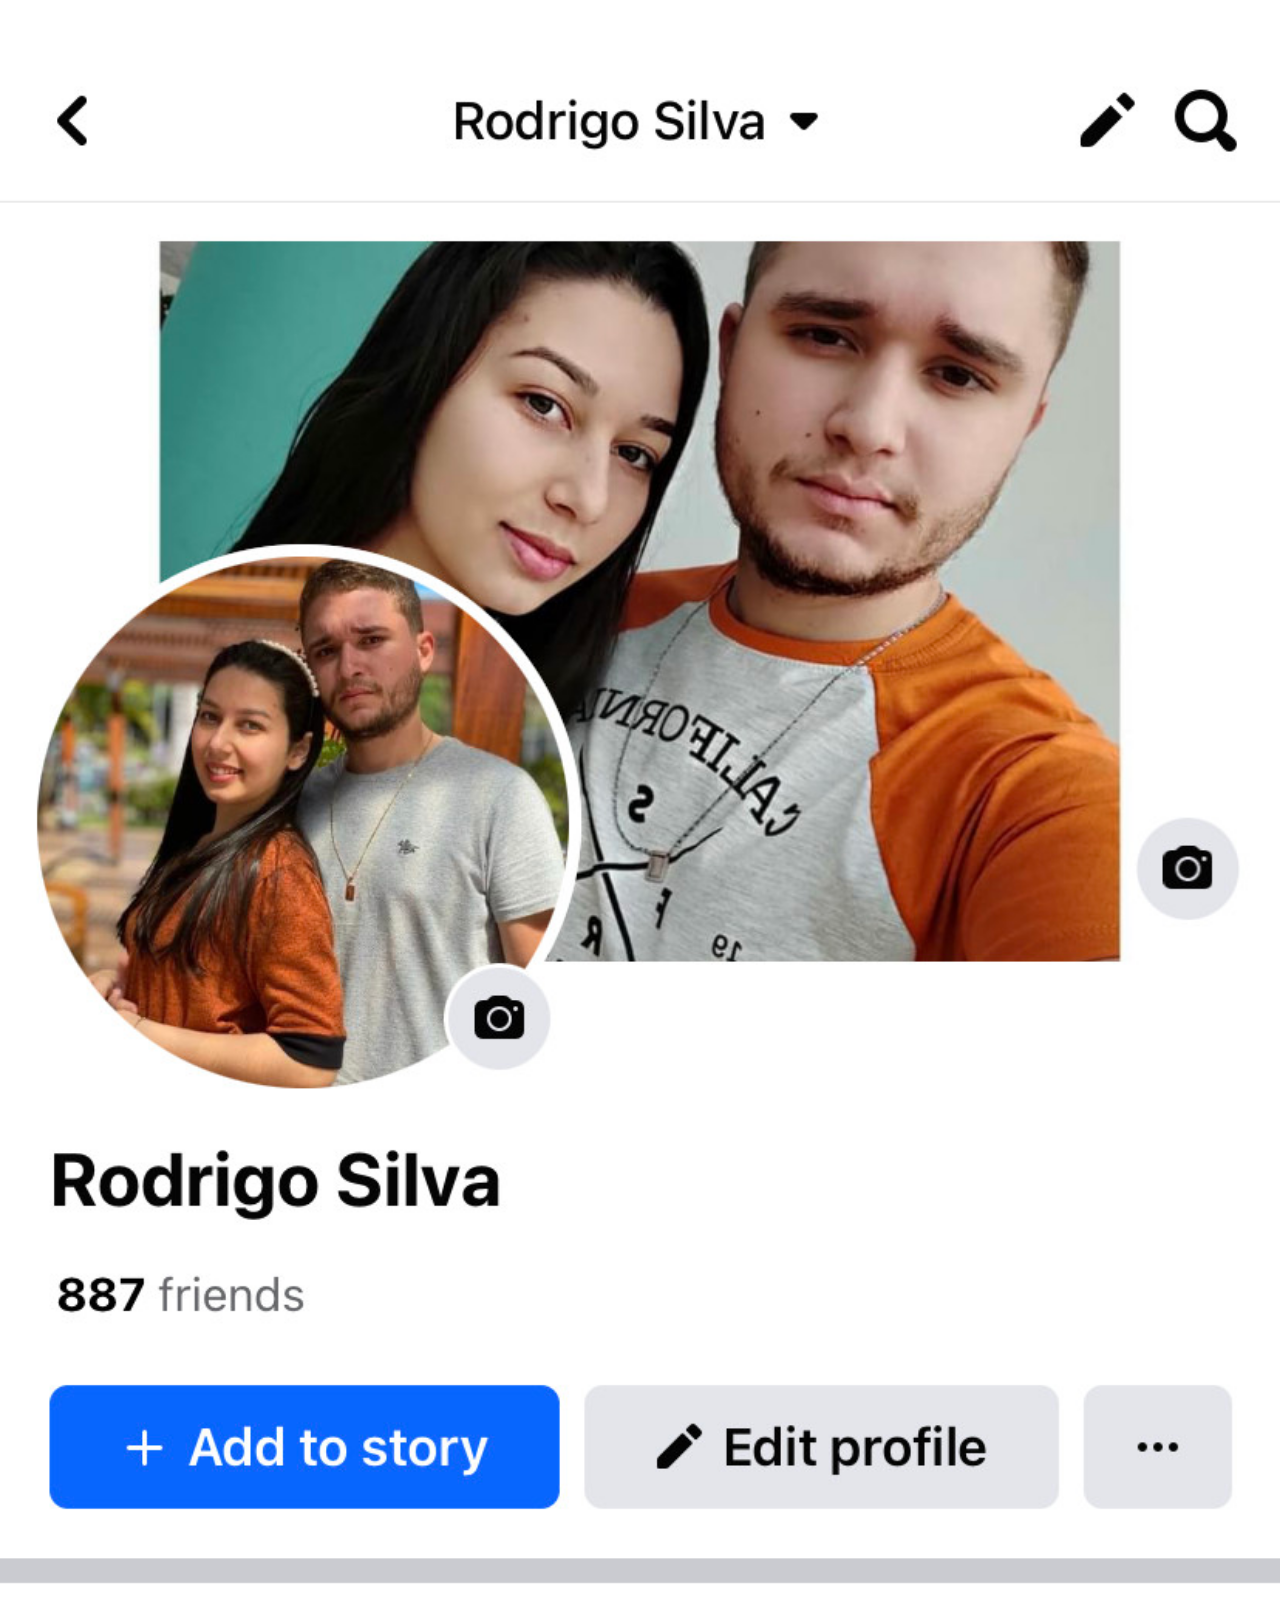
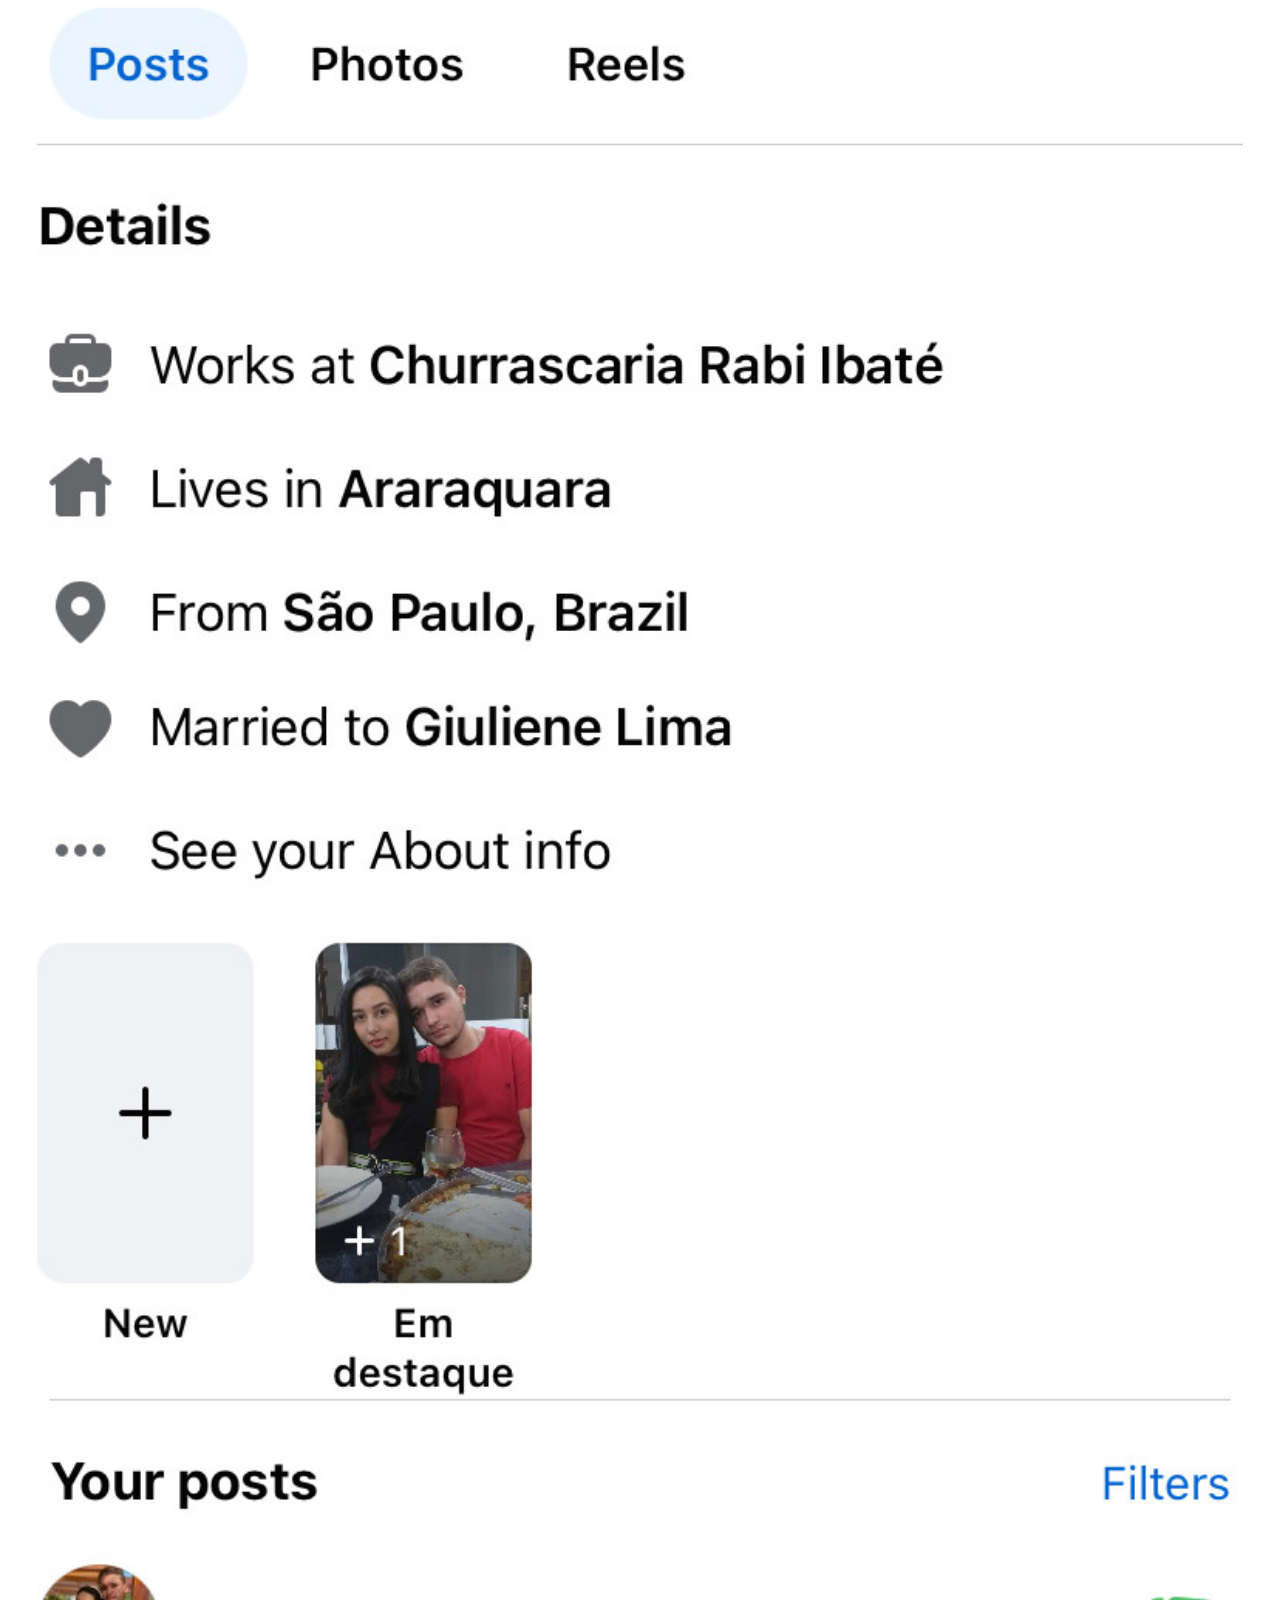
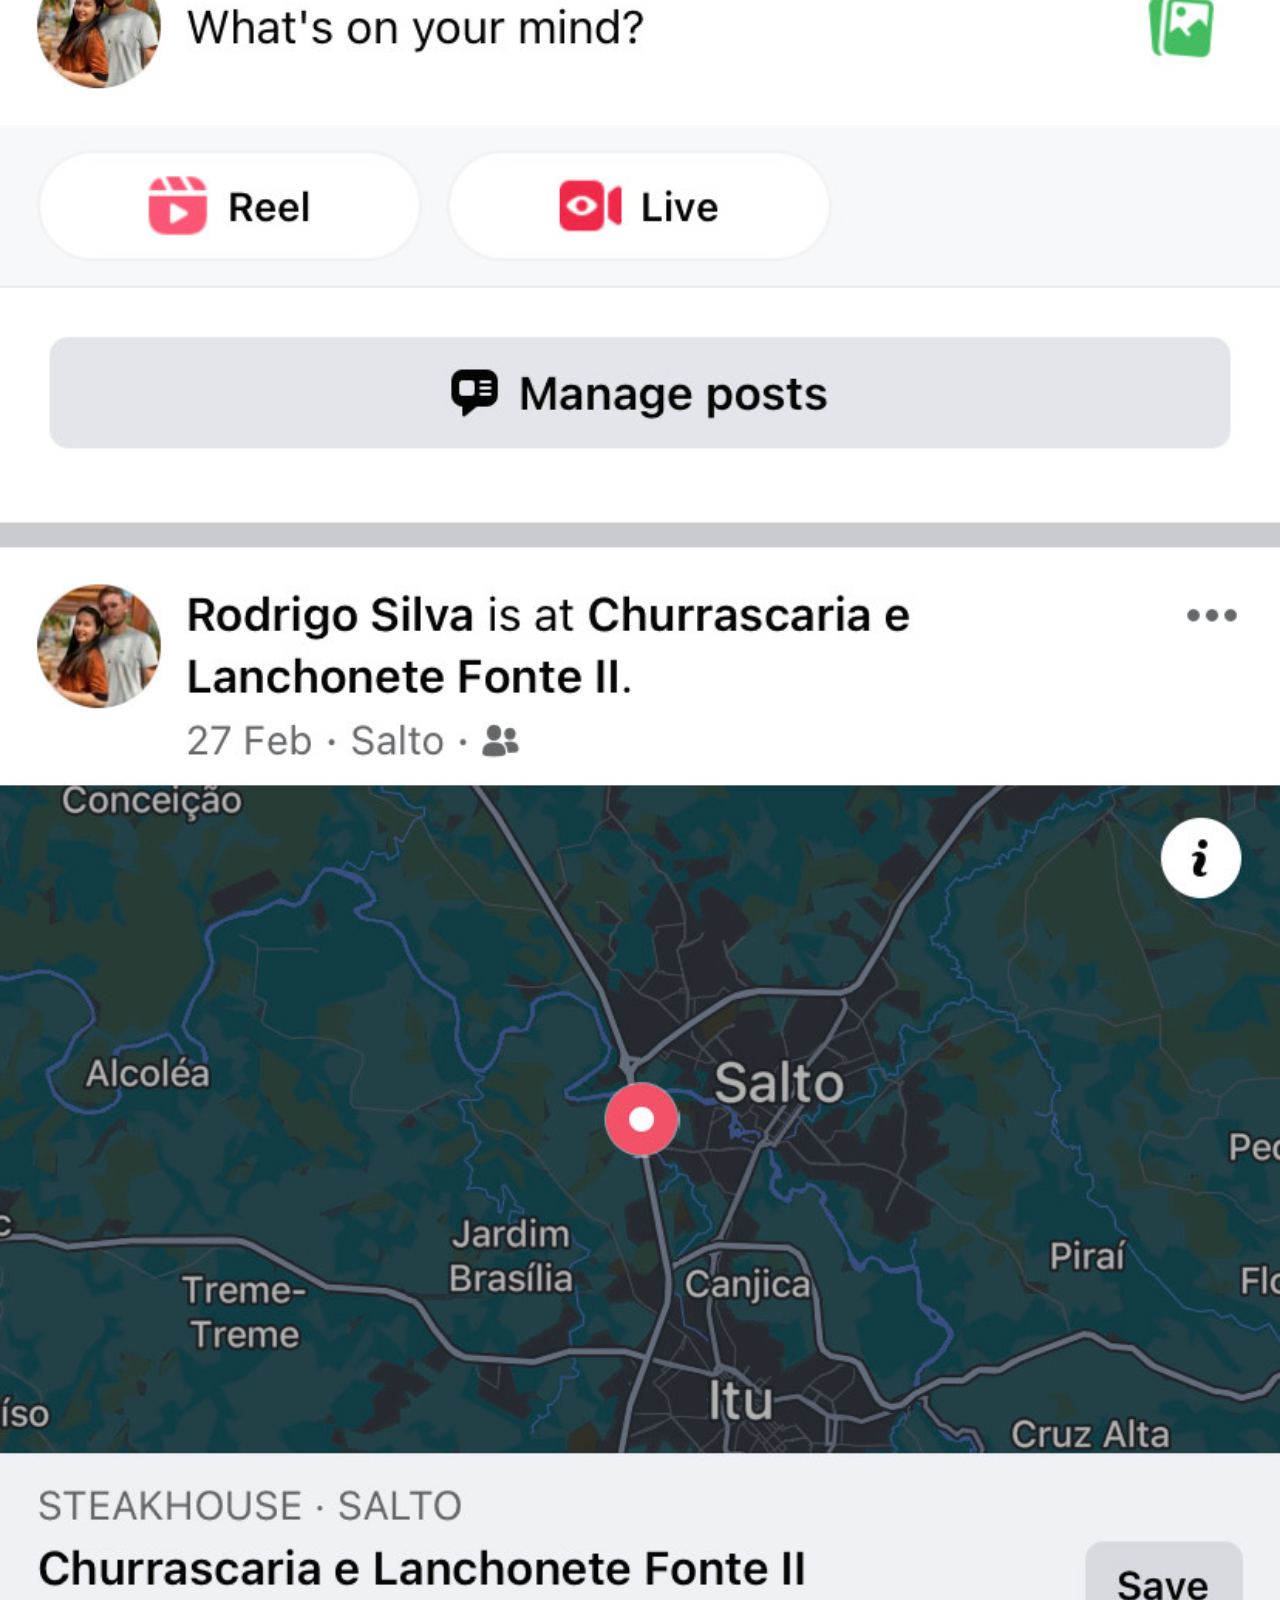
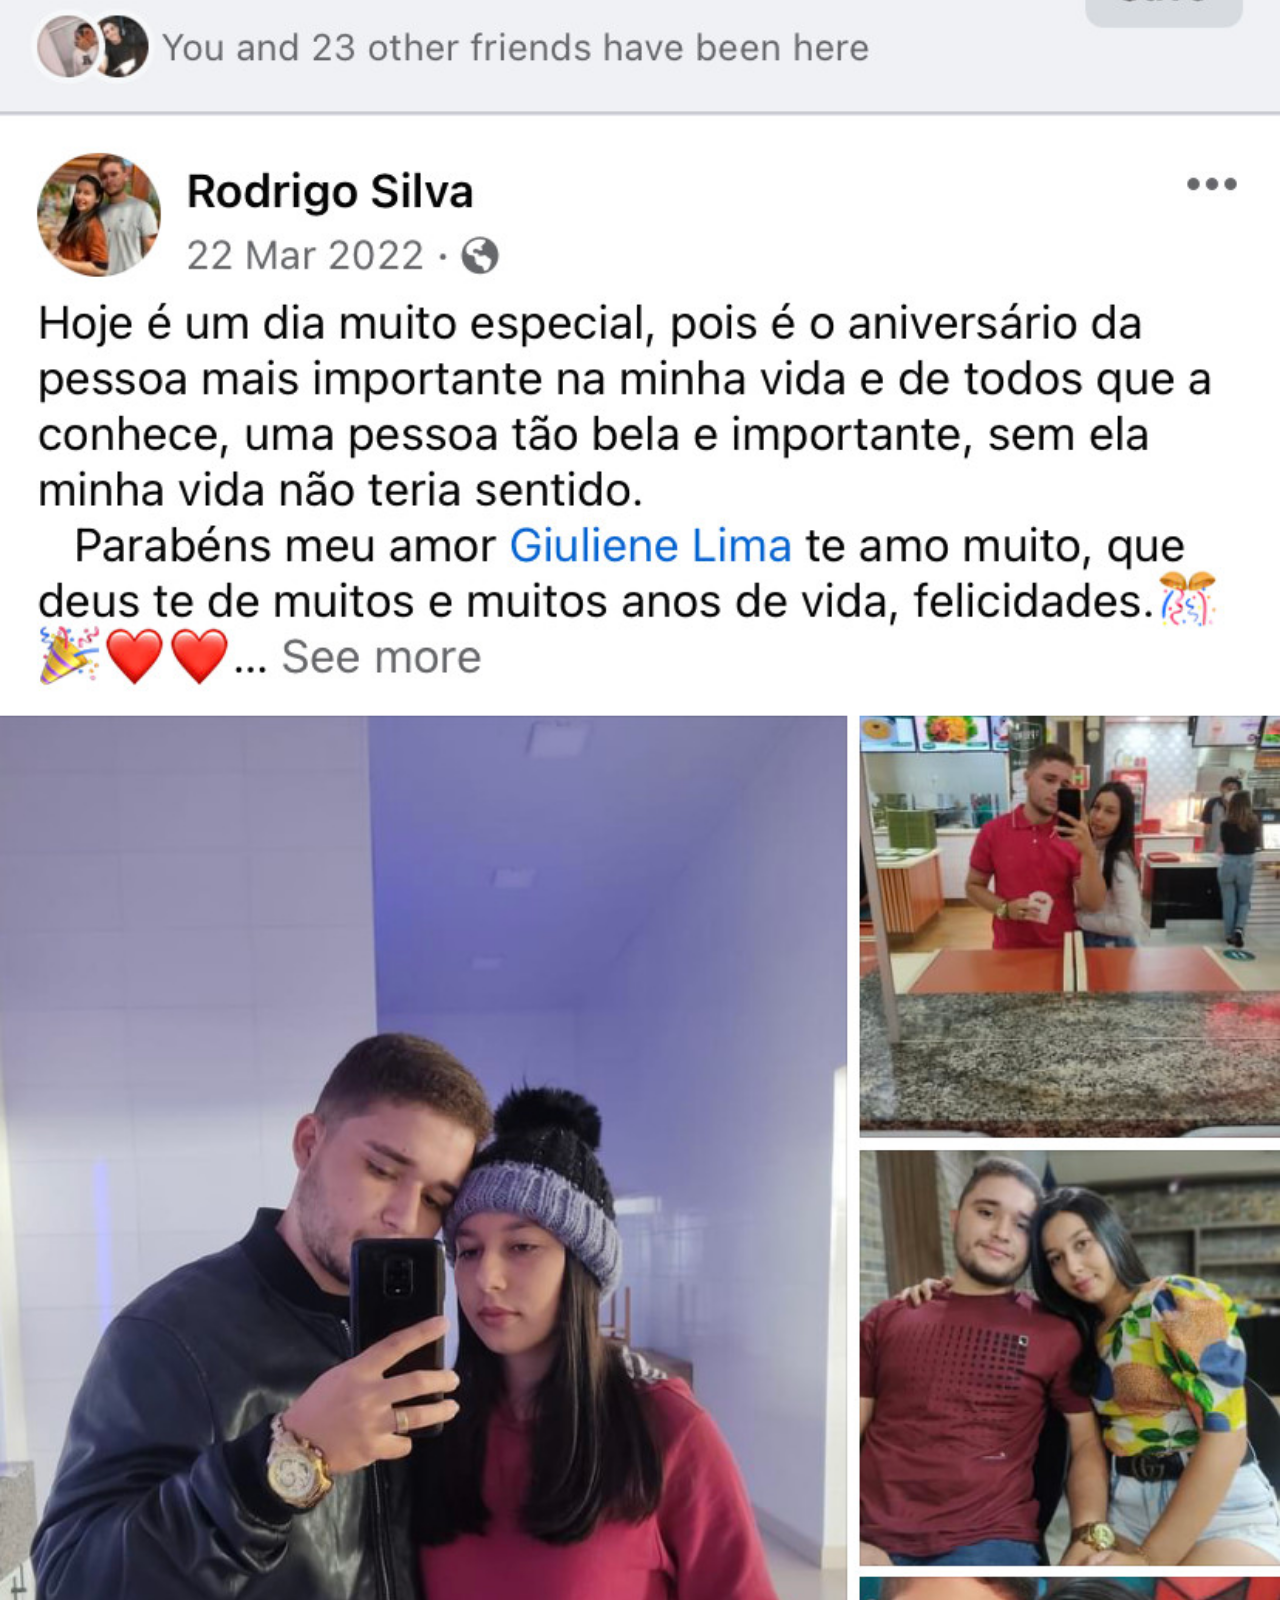
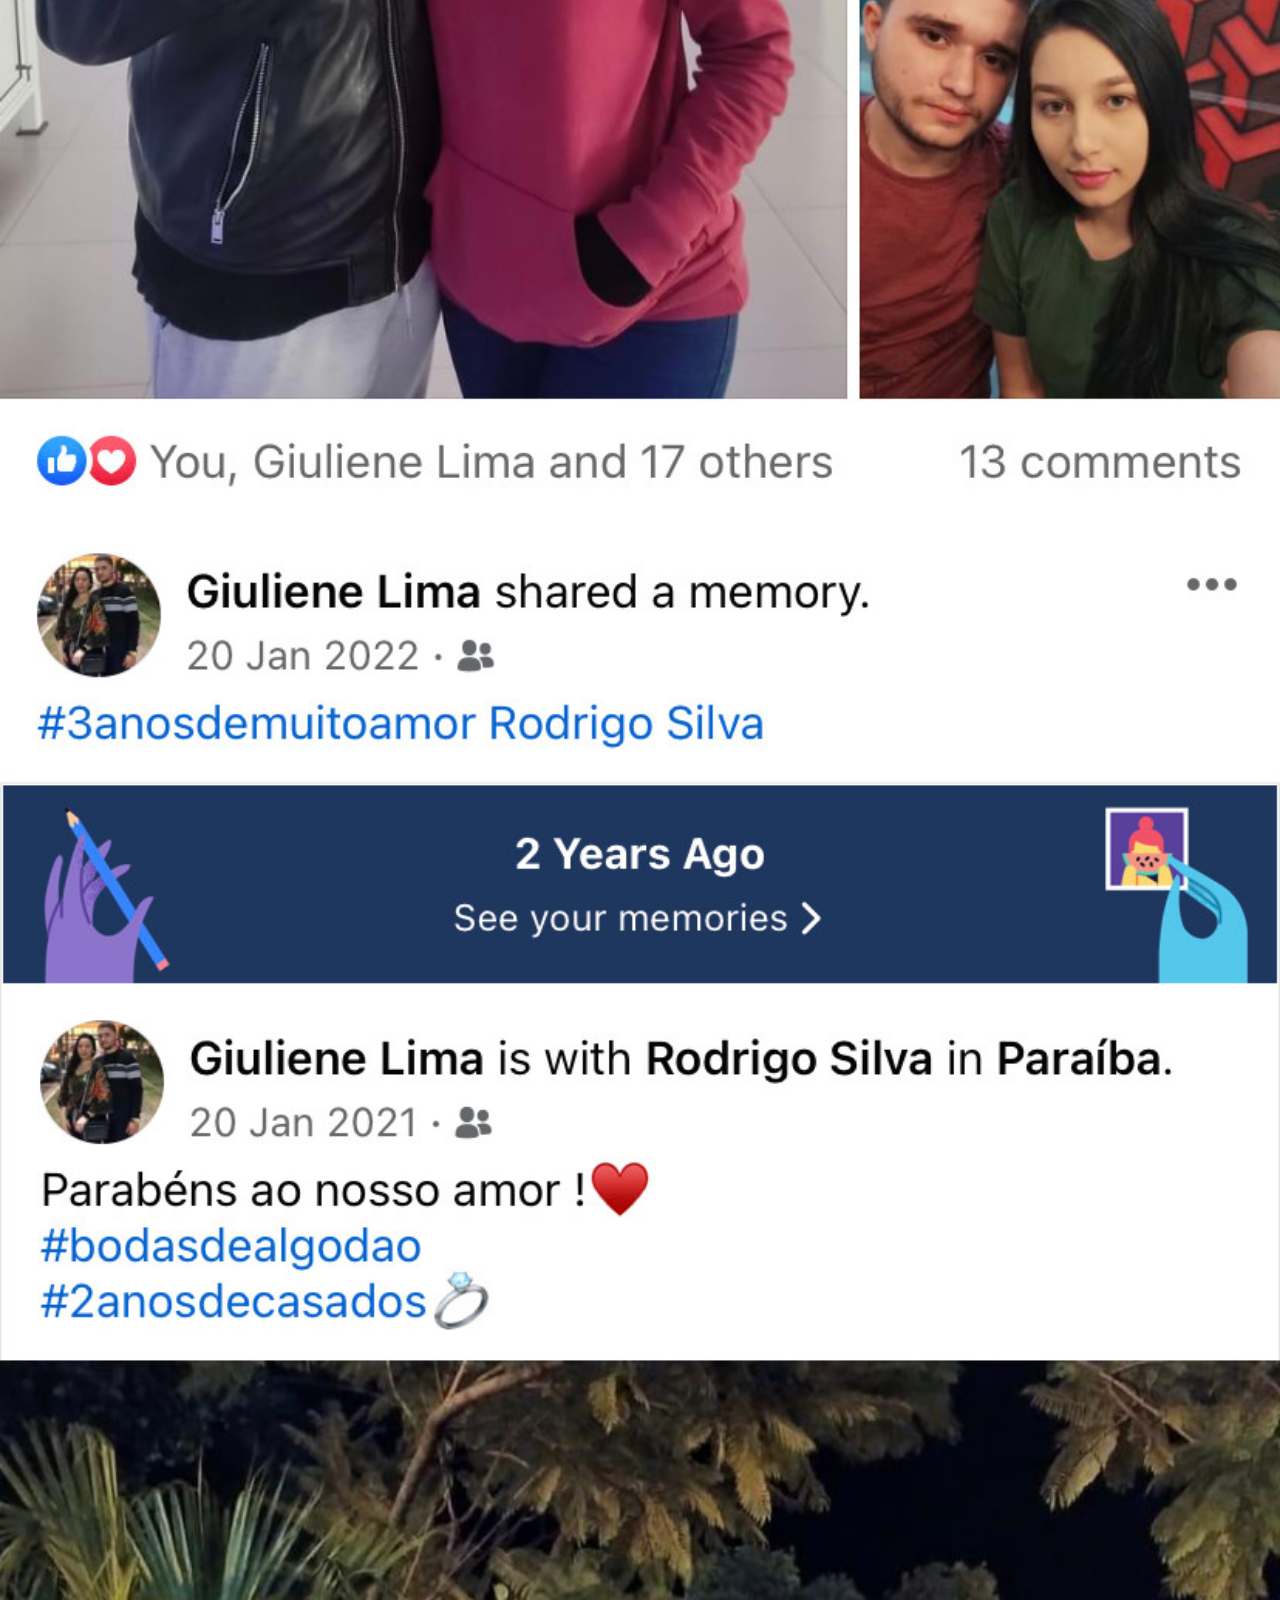
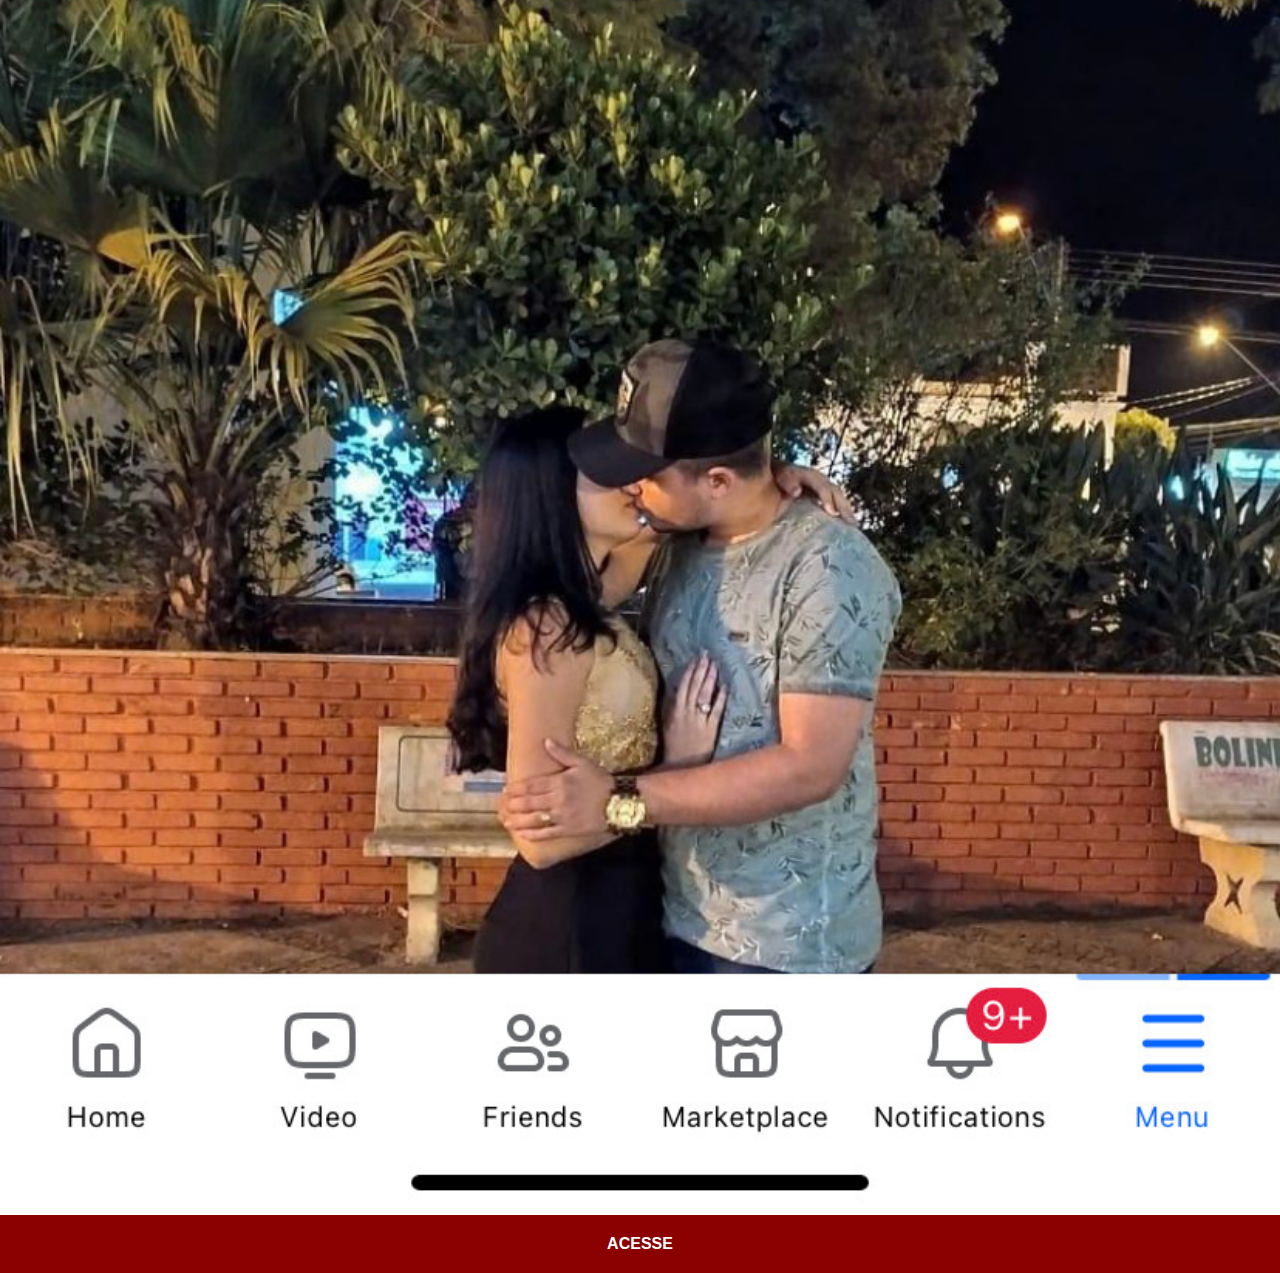
<file: facebook.html>
<html lang="pt-br">
<head>
    <meta charset="UTF-8">
    <meta name="viewport" content="width=device-width, initial-scale=1.0">
    <title>Facebook</title>
    <link rel="stylesheet" href="estilos/social.css">
</head>
<body>
    <img src="imagens-rodrigo/facebook01.jpg" alt="Facebook">
    <a href="https://www.facebook.com/rodrigosilvadt/" target="_blank">ACESSE</a>
</body>
</html>
</file>
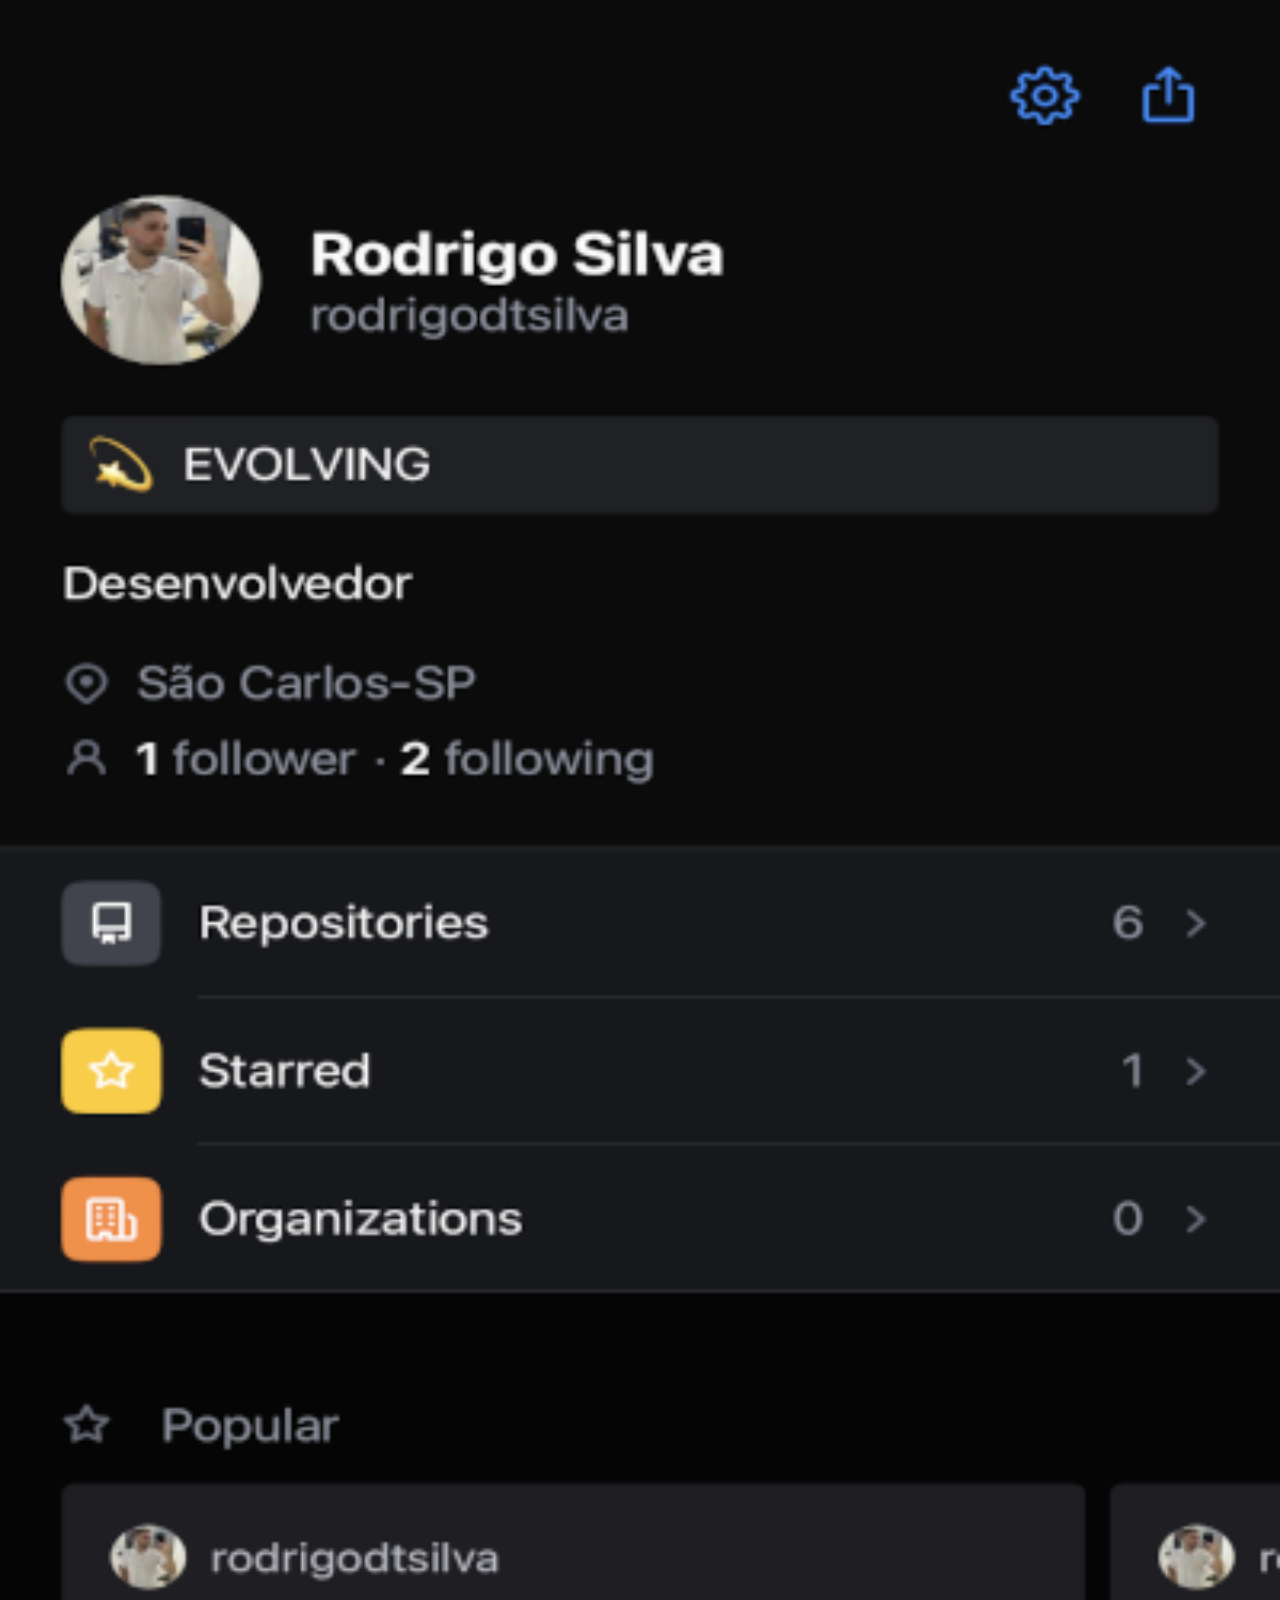
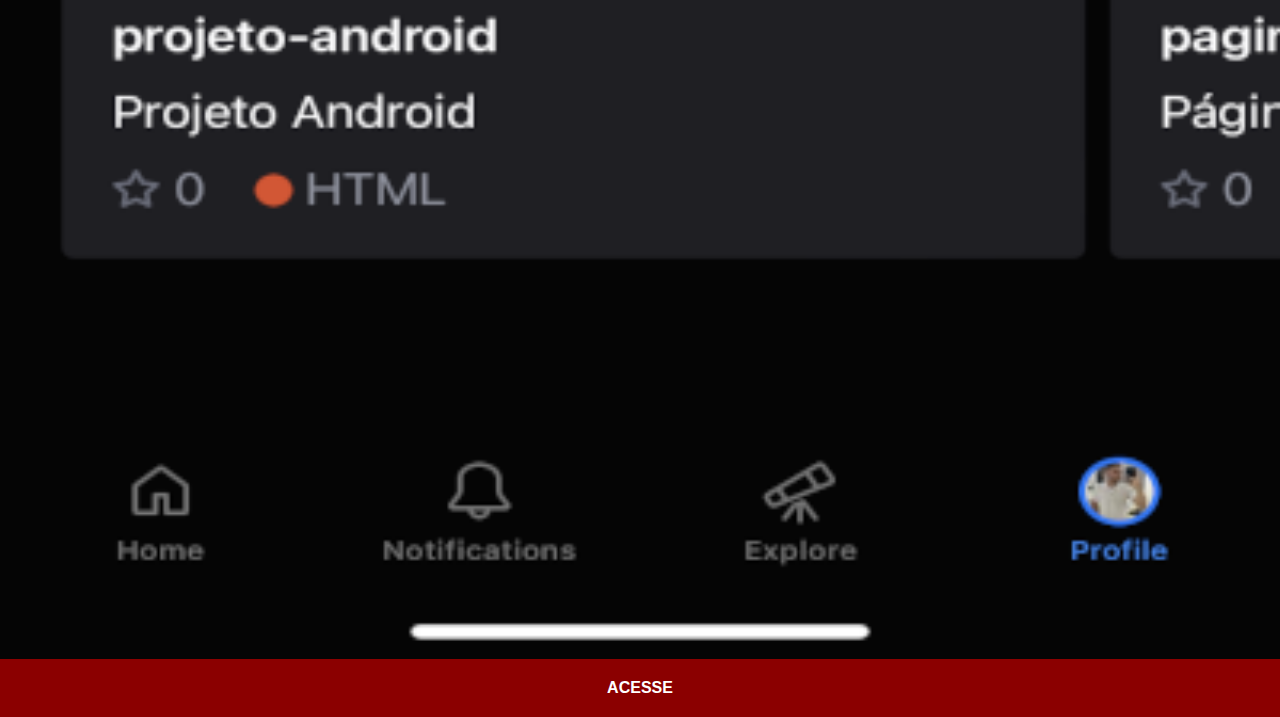
<file: github.html>
<html lang="pt-br">
<head>
    <meta charset="UTF-8">
    <meta name="viewport" content="width=device-width, initial-scale=1.0">
    <title>GitHub</title>
    <link rel="stylesheet" href="estilos/social.css">
</head>
<body>
    <img src="imagens-rodrigo/tela-github.PNG" alt="github">
    <a href="https://github.com/rodrigodtsilva" target="_blank">ACESSE</a>
</body>
</html>
</file>
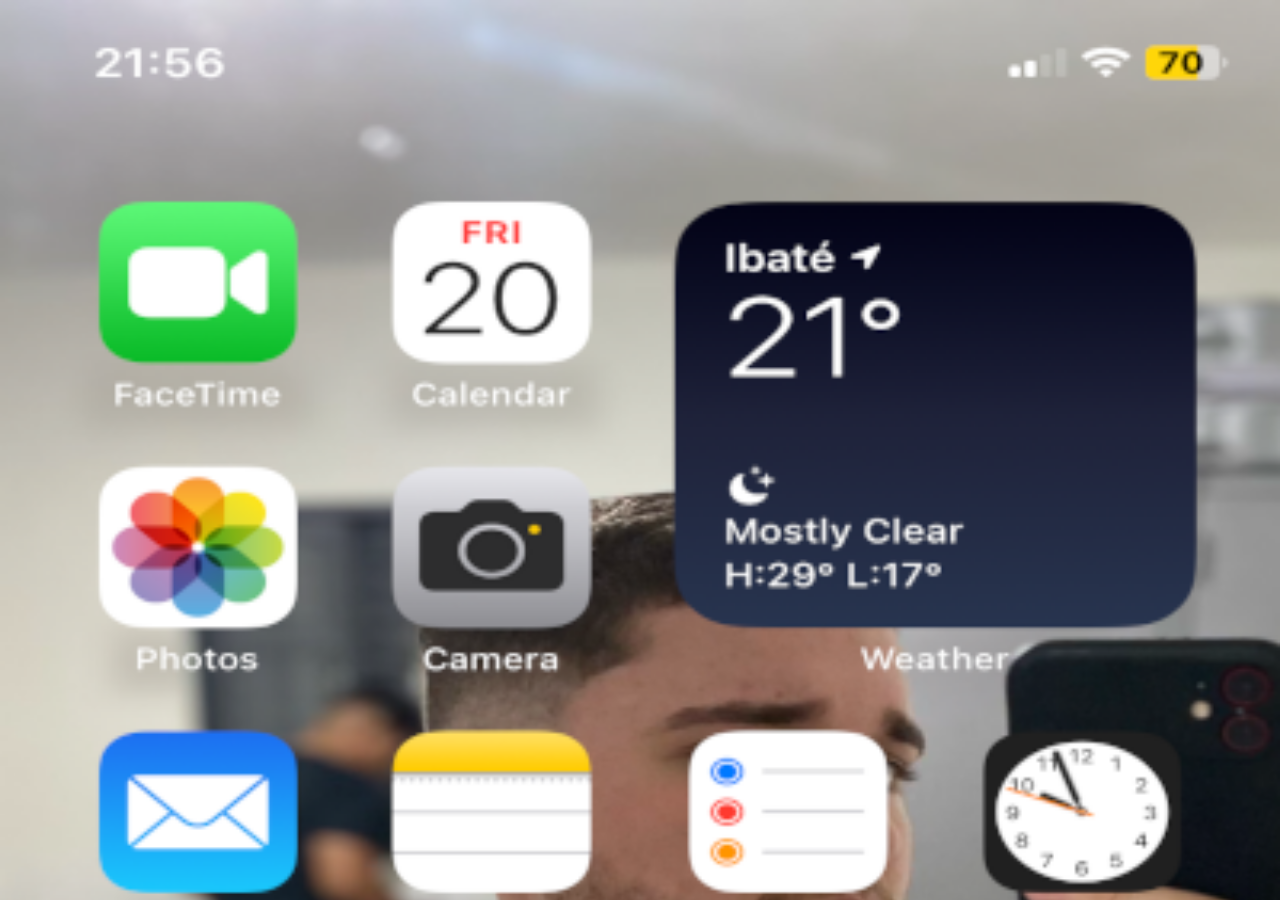
<file: home.html>
<!DOCTYPE html>
<html lang="pt-br">
<head>
    <meta charset="UTF-8">
    <meta name="viewport" content="width=device-width, initial-scale=1.0">
    <title>home</title>
</head>
<style>
    *{
        margin: 0px;
        padding: 0px;
    }
    body{
        height: 100vh;
        width: 100vw;
        background-image: url(imagens/tela-inicial.png);
        background-repeat: no-repeat;
        background-position: top center;
        background-size: cover;
    }
</style>
<body>
    
</body>
</html>
</file>
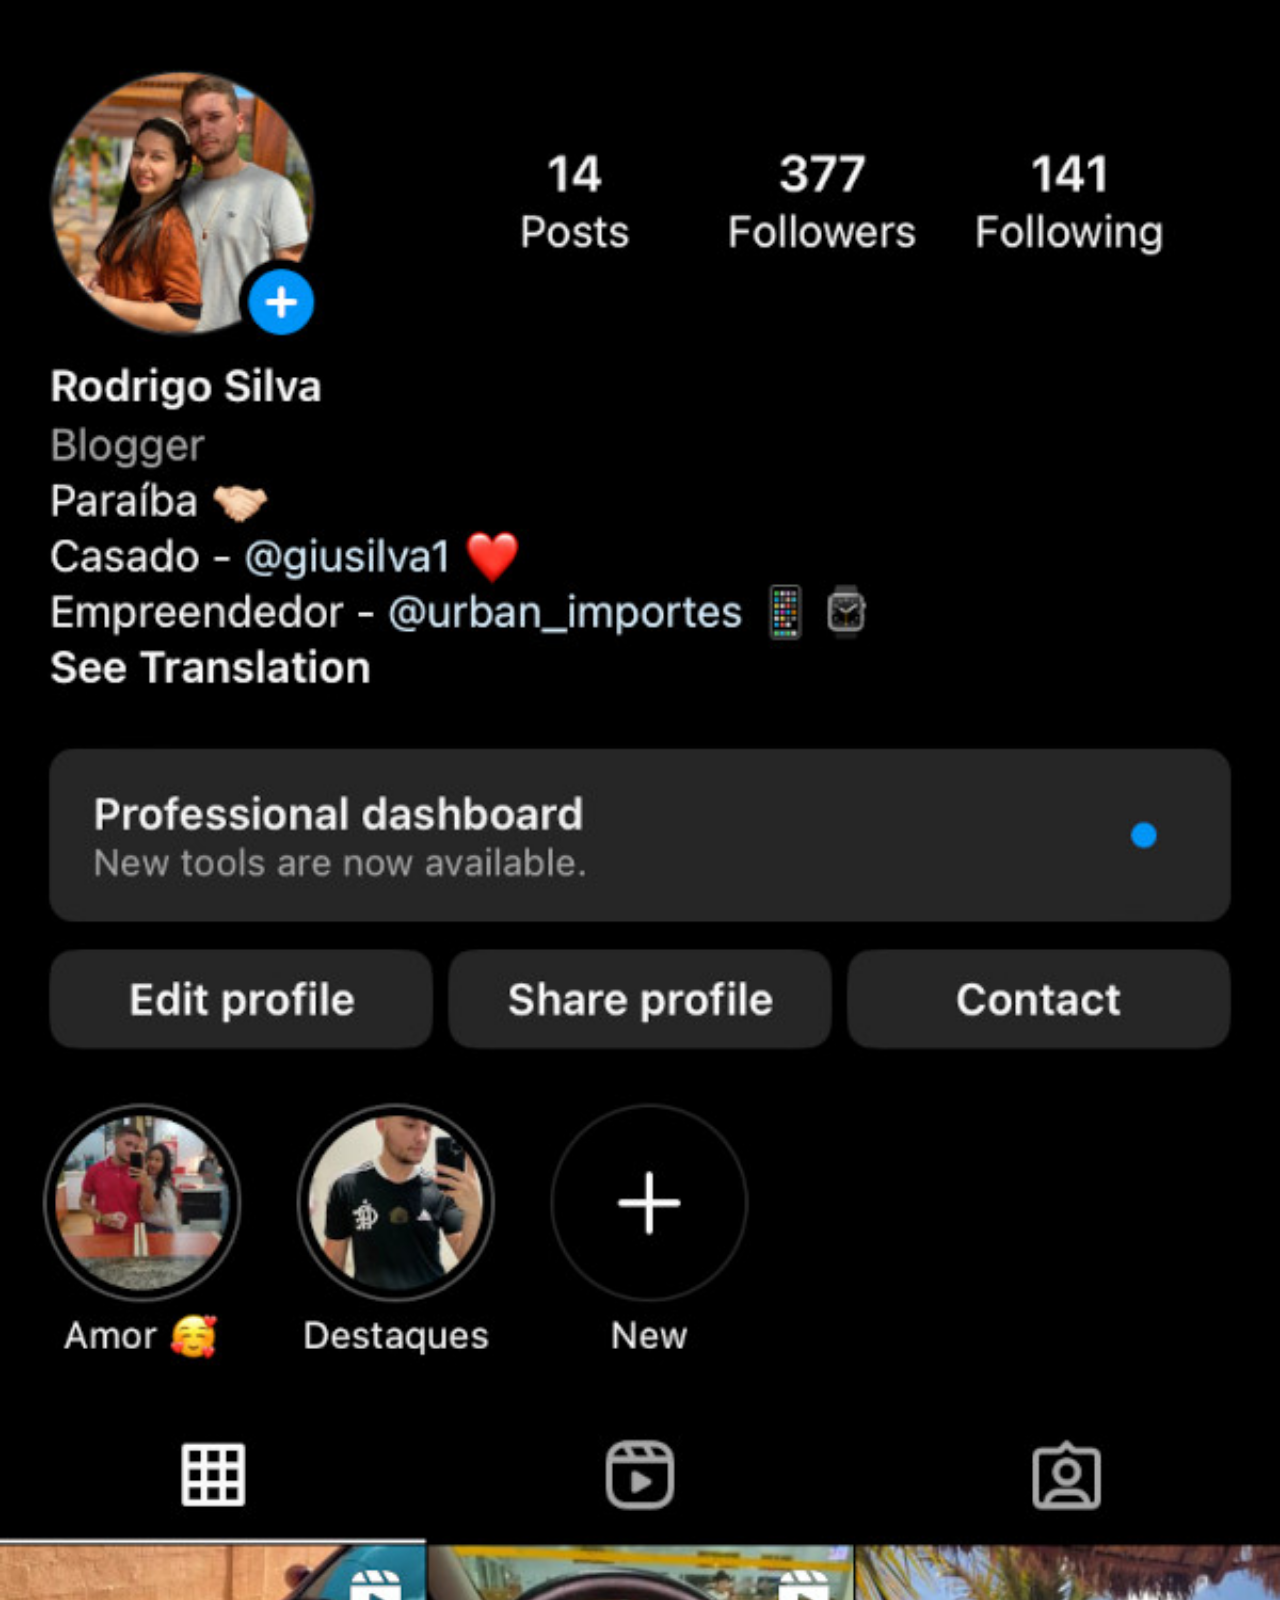
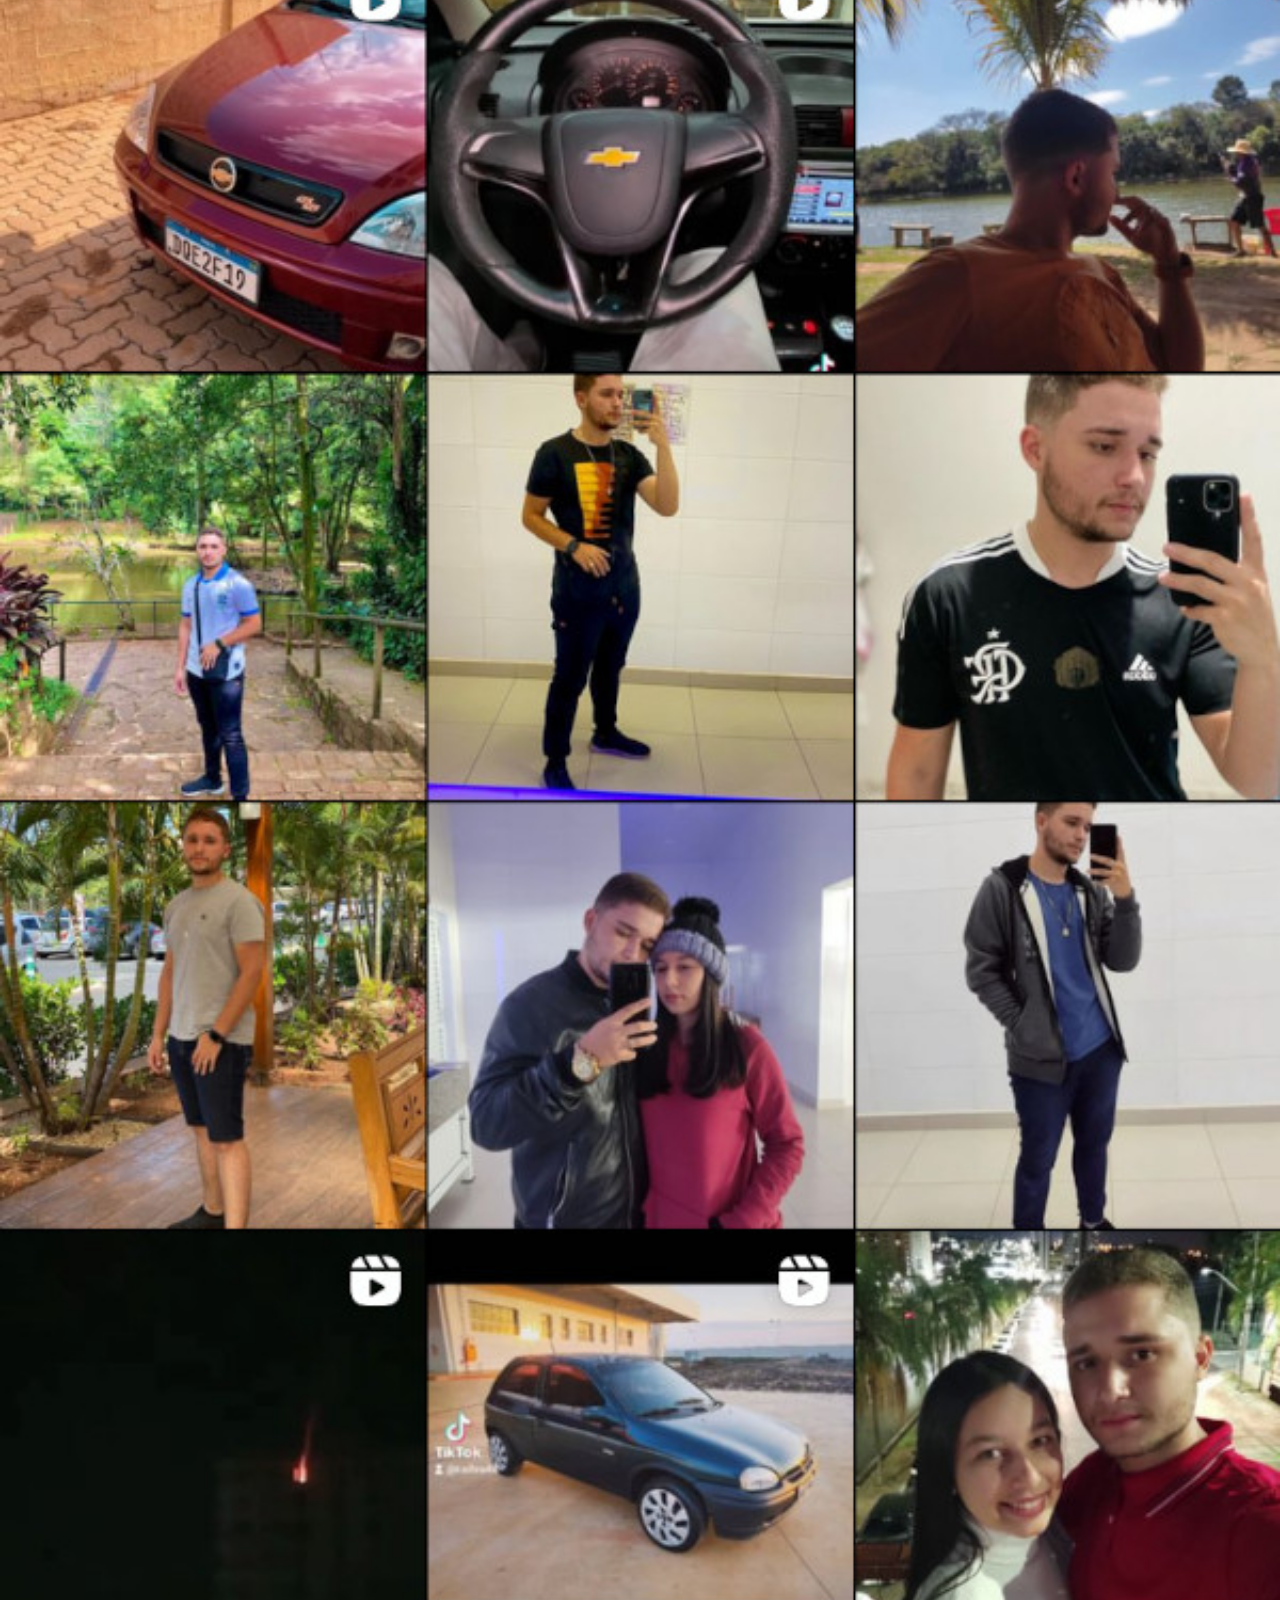
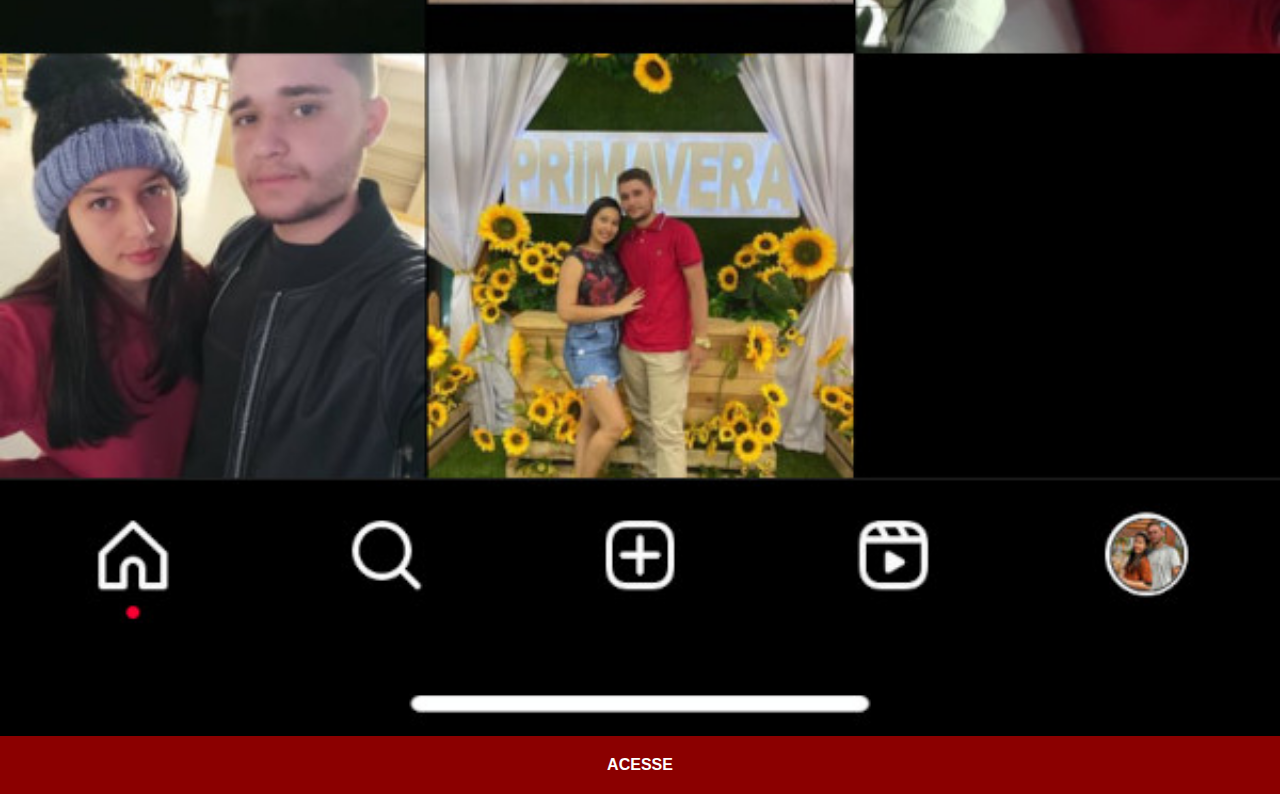
<file: instagram.html>
<html lang="pt-br">
<head>
    <meta charset="UTF-8">
    <meta name="viewport" content="width=device-width, initial-scale=1.0">
    <title>Instagram</title>
    <link rel="stylesheet" href="estilos/social.css">
</head>
<body>
    <img src="imagens-rodrigo/instagram02.jpg" alt="instagram">
    <a href="https://www.instagram.com/rodrigo_silvadt/" target="_blank">ACESSE</a>
</body>
</html>
</file>
<file: estilos/social.css>
@charset "UTF-8";
*{
    margin: 0px;
    padding: 0px;
    font-family: Arial, Helvetica, sans-serif;
    font-weight: bold;
}
::-webkit-scrollbar{
    width: 0px;
    height: 0px;
}
img{
    width: 100vw;

}
a{
    display: block;
    background-color: darkred;
    padding: 20px;
    color: white;
    text-align: center;
    text-decoration: none;
}
a:hover{
    background-color: red;
}
</file>
